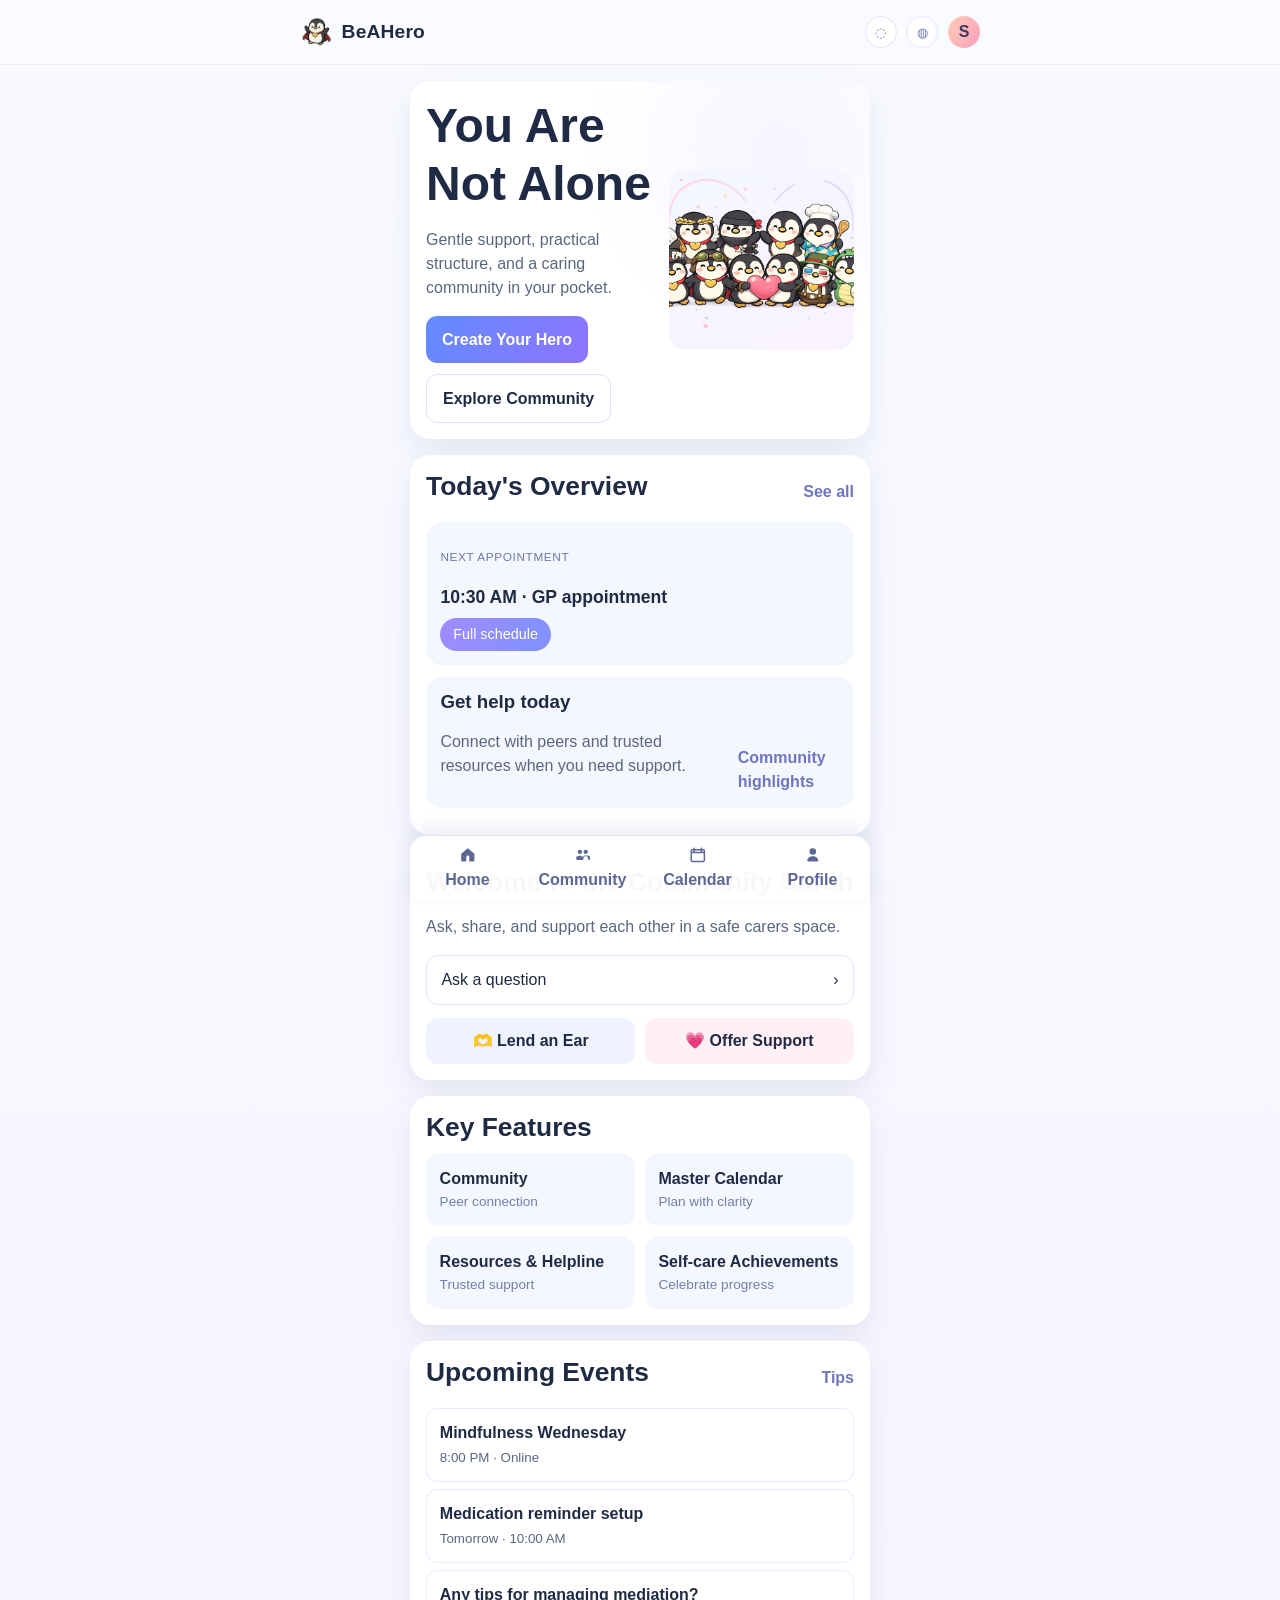
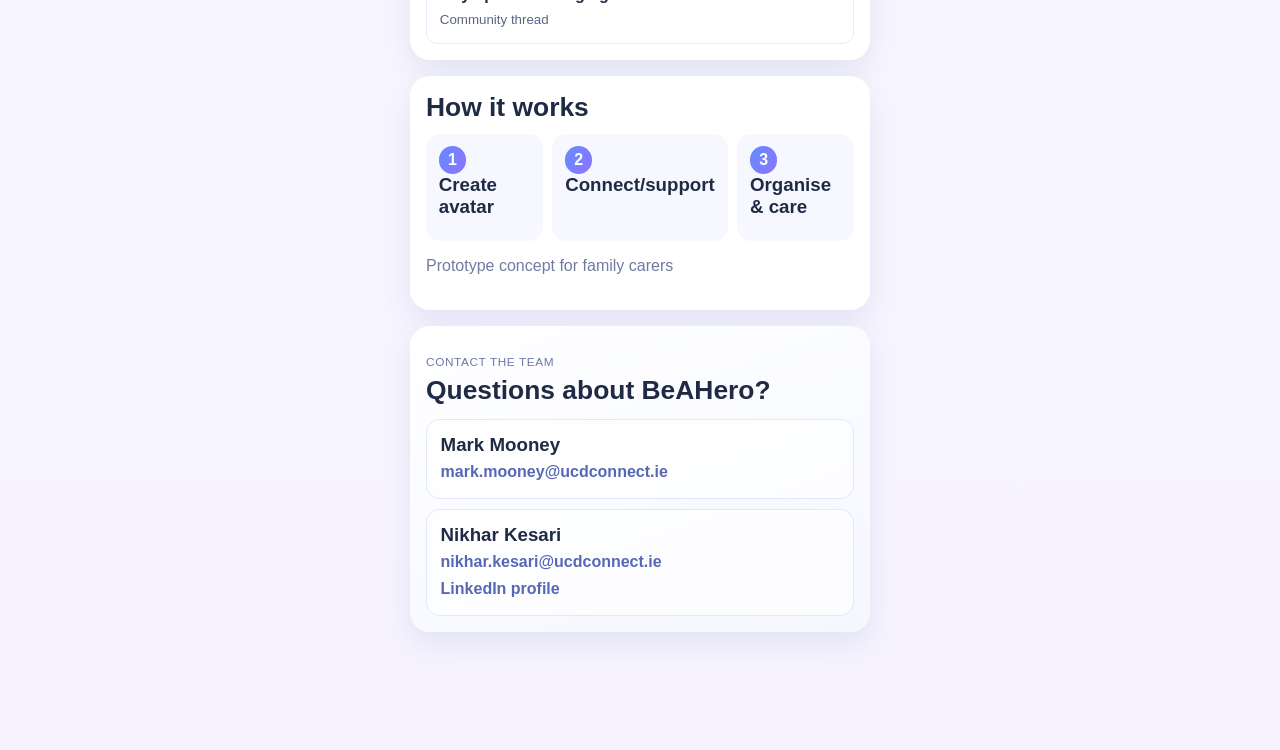
<file: index.html>
<!DOCTYPE html>
<html lang="en">
  <head>
    <meta charset="UTF-8" />
    <meta name="viewport" content="width=device-width, initial-scale=1.0" />
    <title>BeAHero | Community App</title>
    <meta
      name="description"
      content="BeAHero is a mobile-first prototype web app for family carers."
    />
    <link rel="stylesheet" href="css/styles.css" />
  </head>
  <body class="app-home">
    <a class="skip-link" href="#main-content">Skip to content</a>

    <header class="site-header app-header">
      <div class="container header-inner app-header-inner">
        <a class="brand" href="index.html" aria-label="BeAHero home">
          <img class="brand-logo" src="assets/logo.png" alt="BeAHero logo" />
          <span class="brand-wordmark">BeAHero</span>
        </a>
        <div class="header-actions" aria-label="App quick controls">
          <button class="icon-btn" type="button" aria-label="Notifications">◌</button>
          <button class="icon-btn" type="button" aria-label="Messages">◍</button>
          <a class="avatar-dot" href="profile.html?user=sarah&variant=2" aria-label="Open Sarah profile">S</a>
        </div>
      </div>
    </header>

    <main id="main-content" class="section app-shell">
      <div class="container mobile-frame">
        <section id="hero" class="card hero-app-card">
          <div class="hero-app-copy">
            <h1>You Are Not Alone</h1>
            <p>
              Gentle support, practical structure, and a caring community in your pocket.
            </p>
            <div class="hero-actions">
              <a class="button button-primary" href="profile.html?user=sarah&variant=2">Create Your Hero</a>
              <a class="button button-secondary" href="#community">Explore Community</a>
            </div>
          </div>
          <div class="hero-illustration" aria-hidden="true">
            <img src="assets/penguin-community.png" alt="" />
          </div>
        </section>

        <section id="overview" class="card app-card-block">
          <div class="section-head-inline">
            <h2>Today's Overview</h2>
            <a href="#calendar" class="inline-link">See all</a>
          </div>
          <article class="mini-surface">
            <p class="muted-label">Next appointment</p>
            <p class="strong-line">10:30 AM · GP appointment</p>
            <a class="chip-action" href="#calendar">Full schedule</a>
          </article>
          <article class="mini-surface split-cta">
            <div>
              <h3>Get help today</h3>
              <p>Connect with peers and trusted resources when you need support.</p>
            </div>
            <a class="inline-link" href="#community">Community highlights</a>
          </article>
        </section>

        <section id="community" class="card app-card-block">
          <h2>Welcome to the Community Sarah</h2>
          <p class="hero-text">Ask, share, and support each other in a safe carers space.</p>
          <a class="question-box" href="#resources">Ask a question <span>›</span></a>

          <div class="support-actions">
            <a class="support-pill" href="#community">🫶 Lend an Ear</a>
            <a class="support-pill support-pill-alt" href="#community">💗 Offer Support</a>
          </div>
        </section>

        <section id="features" class="card app-card-block">
          <h2>Key Features</h2>
          <div class="feature-grid feature-grid-mobile">
            <a class="feature-tile" href="#community"><strong>Community</strong><span>Peer connection</span></a>
            <a class="feature-tile" href="#calendar"><strong>Master Calendar</strong><span>Plan with clarity</span></a>
            <a class="feature-tile" href="#resources"><strong>Resources &amp; Helpline</strong><span>Trusted support</span></a>
            <a class="feature-tile" href="profile.html?user=sarah&variant=3"><strong>Self-care Achievements</strong><span>Celebrate progress</span></a>
          </div>
        </section>

        <section id="calendar" class="card app-card-block">
          <div class="section-head-inline">
            <h2>Upcoming Events</h2>
            <a href="#resources" class="inline-link">Tips</a>
          </div>
          <ul class="event-list">
            <li><span>Mindfulness Wednesday</span><small>8:00 PM · Online</small></li>
            <li><span>Medication reminder setup</span><small>Tomorrow · 10:00 AM</small></li>
            <li><span>Any tips for managing mediation?</span><small>Community thread</small></li>
          </ul>
        </section>

        <section id="resources" class="card app-card-block">
          <h2>How it works</h2>
          <ol class="steps app-steps">
            <li class="step-card"><span class="step-number">1</span><h3>Create avatar</h3></li>
            <li class="step-card"><span class="step-number">2</span><h3>Connect/support</h3></li>
            <li class="step-card"><span class="step-number">3</span><h3>Organise &amp; care</h3></li>
          </ol>
          <p class="small-note">Prototype concept for family carers</p>
        </section>

        <section id="contact" class="card app-card-block contact-card">
          <p class="muted-label">Contact the team</p>
          <h2>Questions about BeAHero?</h2>
          <div class="contact-list">
            <article class="contact-person">
              <div>
                <h3>Mark Mooney</h3>
                <a href="mailto:mark.mooney@ucdconnect.ie">mark.mooney@ucdconnect.ie</a>
              </div>
            </article>
            <article class="contact-person">
              <div>
                <h3>Nikhar Kesari</h3>
                <a href="mailto:nikhar.kesari@ucdconnect.ie">nikhar.kesari@ucdconnect.ie</a>
                <a href="https://www.linkedin.com/in/nikharkesari/" target="_blank" rel="noopener noreferrer">LinkedIn profile</a>
              </div>
            </article>
          </div>
        </section>
      </div>
    </main>

    <nav class="bottom-nav" aria-label="Primary">
      <a href="#hero" class="bottom-nav-link" aria-label="Home">
        <svg viewBox="0 0 24 24" aria-hidden="true" focusable="false">
          <path d="M3 10.5L12 3l9 7.5v9a1.5 1.5 0 0 1-1.5 1.5h-5a.5.5 0 0 1-.5-.5V15a2 2 0 0 0-4 0v5.5a.5.5 0 0 1-.5.5h-5A1.5 1.5 0 0 1 3 19.5v-9z" />
        </svg>
        <span>Home</span>
      </a>
      <a href="#community" class="bottom-nav-link" aria-label="Community">
        <svg viewBox="0 0 24 24" aria-hidden="true" focusable="false">
          <path d="M8 11a3 3 0 1 0-3-3 3 3 0 0 0 3 3zm8 0a3 3 0 1 0-3-3 3 3 0 0 0 3 3zm0 2c-1.87 0-3.52.79-4.5 2A5.45 5.45 0 0 0 8 13c-2.67 0-5 1.34-5 3v1.5A1.5 1.5 0 0 0 4.5 19h7a1.5 1.5 0 0 0 1.5-1.5V16a2.8 2.8 0 0 0-.06-.56A4.56 4.56 0 0 1 16 14c1.89 0 3 .87 3 1.5v2a1.5 1.5 0 0 0 3 0v-2c0-1.87-2.33-2.5-4-2.5z" />
        </svg>
        <span>Community</span>
      </a>
      <a href="#calendar" class="bottom-nav-link" aria-label="Calendar">
        <svg viewBox="0 0 24 24" aria-hidden="true" focusable="false">
          <path d="M7 2a1 1 0 0 1 1 1v1h8V3a1 1 0 1 1 2 0v1h1.5A2.5 2.5 0 0 1 22 6.5v13a2.5 2.5 0 0 1-2.5 2.5h-15A2.5 2.5 0 0 1 2 19.5v-13A2.5 2.5 0 0 1 4.5 4H6V3a1 1 0 0 1 1-1zm13 8H4v9.5c0 .28.22.5.5.5h15a.5.5 0 0 0 .5-.5zM4.5 6a.5.5 0 0 0-.5.5V8h16V6.5a.5.5 0 0 0-.5-.5H18v1a1 1 0 1 1-2 0V6H8v1a1 1 0 1 1-2 0V6z" />
        </svg>
        <span>Calendar</span>
      </a>
      <a href="profile.html?user=sarah&variant=2" class="bottom-nav-link" aria-label="Profile">
        <svg viewBox="0 0 24 24" aria-hidden="true" focusable="false">
          <path d="M12 12a4.5 4.5 0 1 0-4.5-4.5A4.5 4.5 0 0 0 12 12zm0 2c-4.14 0-7.5 2.69-7.5 6a1 1 0 0 0 1 1h13a1 1 0 0 0 1-1c0-3.31-3.36-6-7.5-6z" />
        </svg>
        <span>Profile</span>
      </a>
    </nav>

    <script src="js/app.js"></script>
  </body>
</html>
</file>
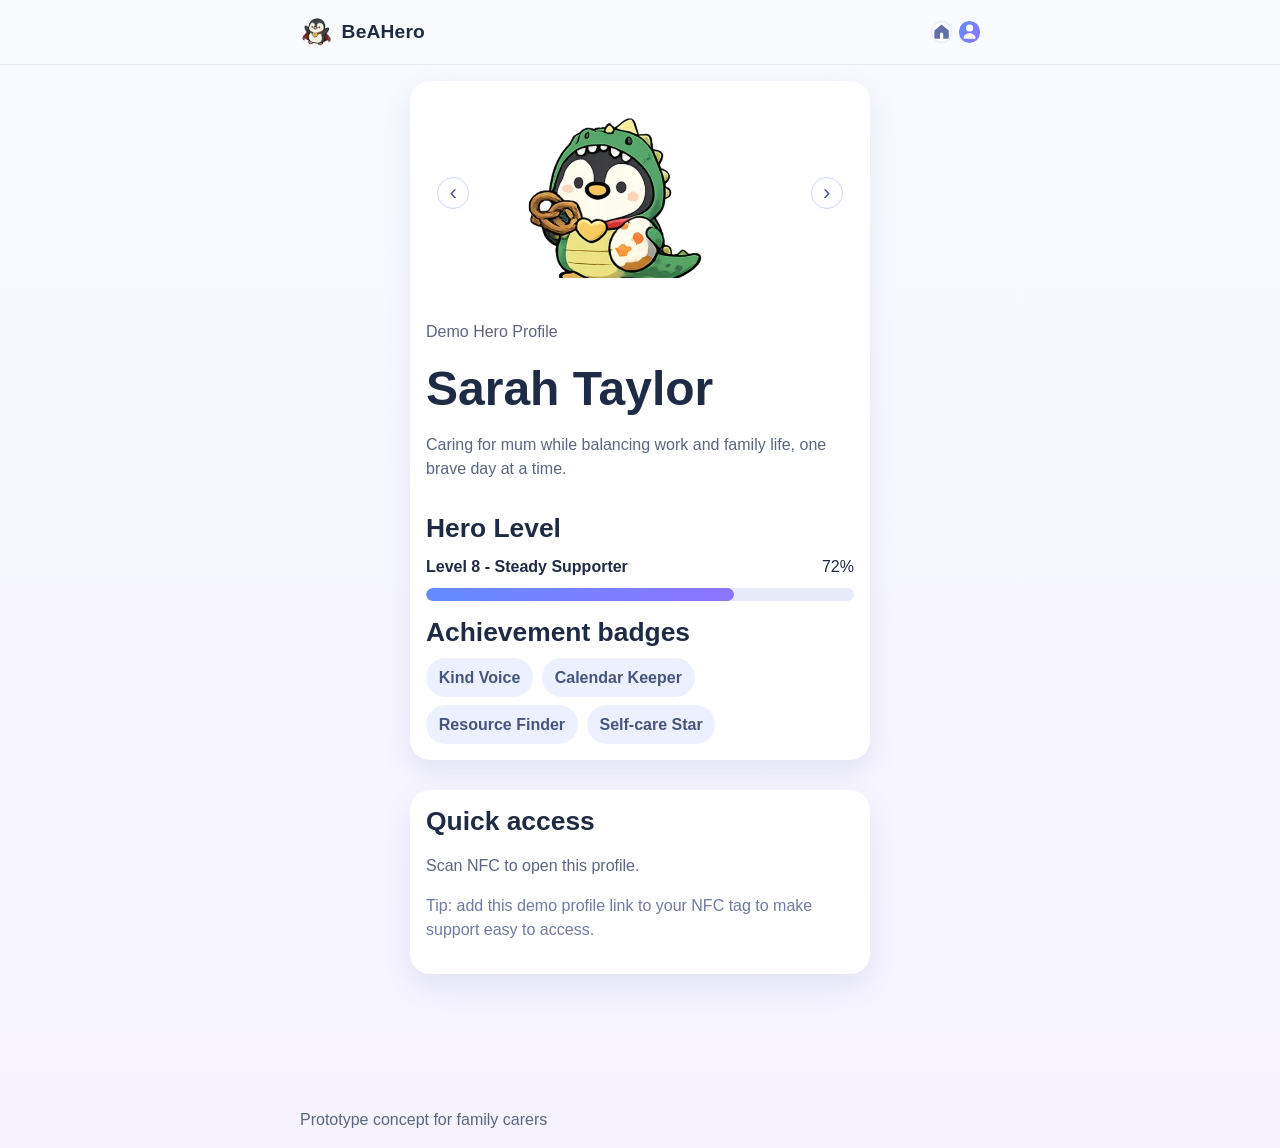
<file: profile.html>
<!DOCTYPE html>
<html lang="en">
  <head>
    <meta charset="UTF-8" />
    <meta name="viewport" content="width=device-width, initial-scale=1.0" />
    <title>BeAHero | Profile</title>
    <meta
      name="description"
      content="Demo BeAHero profile with adaptive hero avatar variants."
    />
    <link rel="stylesheet" href="css/styles.css" />
  </head>
  <body class="profile-page">
    <a class="skip-link" href="#main-content">Skip to content</a>

    <header class="site-header">
      <div class="container header-inner">
        <a class="brand" href="index.html" aria-label="BeAHero home">
          <img class="brand-logo" src="assets/logo.png" alt="BeAHero logo" />
          <span class="brand-wordmark">BeAHero</span>
        </a>
        <nav aria-label="Main">
          <ul class="nav-list nav-icon-list">
            <li>
              <a class="icon-nav-link" href="index.html" aria-label="Home">
                <svg viewBox="0 0 24 24" aria-hidden="true" focusable="false">
                  <path d="M3 10.5L12 3l9 7.5v9a1.5 1.5 0 0 1-1.5 1.5h-5a.5.5 0 0 1-.5-.5V15a2 2 0 0 0-4 0v5.5a.5.5 0 0 1-.5.5h-5A1.5 1.5 0 0 1 3 19.5v-9z" />
                </svg>
              </a>
            </li>
            <li>
              <a
                class="icon-nav-link"
                href="profile.html?user=sarah&variant=2"
                aria-current="page"
                aria-label="Profile"
              >
                <svg viewBox="0 0 24 24" aria-hidden="true" focusable="false">
                  <path d="M12 12a4.5 4.5 0 1 0-4.5-4.5A4.5 4.5 0 0 0 12 12zm0 2c-4.14 0-7.5 2.69-7.5 6a1 1 0 0 0 1 1h13a1 1 0 0 0 1-1c0-3.31-3.36-6-7.5-6z" />
                </svg>
              </a>
            </li>
          </ul>
        </nav>
      </div>
    </header>

    <main id="main-content" class="section app-shell">
      <div class="container mobile-frame profile-layout">
        <section class="card profile-main" aria-label="Hero profile summary">
          <div class="profile-head">
            <div class="avatar-card" id="avatar" aria-label="Penguin hero avatar picker">
              <button class="avatar-control" id="avatar-prev" type="button" aria-label="Previous avatar">
                ‹
              </button>
              <div class="avatar-image-wrap">
                <img id="avatar-image" src="assets/avatars/1.png" alt="Avatar 1" />
              </div>
              <button class="avatar-control" id="avatar-next" type="button" aria-label="Next avatar">›</button>
            </div>

            <div>
              <p class="eyebrow">Demo Hero Profile</p>
              <h1 id="profile-name">Sarah Taylor</h1>
              <p id="profile-bio">
                Caring for mum while balancing work and family life, one brave
                day at a time.
              </p>
            </div>
          </div>

          <section aria-labelledby="hero-level-heading" class="hero-level">
            <h2 id="hero-level-heading">Hero Level</h2>
            <div class="level-row">
              <strong id="hero-level-label">Level 8 - Steady Supporter</strong>
              <span id="hero-level-pct">72%</span>
            </div>
            <div class="progress-track" role="img" aria-label="Hero level progress">
              <div class="progress-fill" id="hero-progress" style="width: 72%"></div>
            </div>
          </section>

          <section aria-labelledby="badges-heading" class="badges-section">
            <h2 id="badges-heading">Achievement badges</h2>
            <div class="badges-row">
              <span class="badge">Kind Voice</span>
              <span class="badge">Calendar Keeper</span>
              <span class="badge">Resource Finder</span>
              <span class="badge">Self-care Star</span>
            </div>
          </section>

        </section>

        <aside class="card scan-note" aria-label="NFC scan note">
          <h2>Quick access</h2>
          <p>Scan NFC to open this profile.</p>
          <p class="small-note">
            Tip: add this demo profile link to your NFC tag to make support easy
            to access.
          </p>
        </aside>
      </div>
    </main>

    <footer class="site-footer">
      <div class="container">
        <p>Prototype concept for family carers</p>
      </div>
    </footer>

    <script src="js/app.js"></script>
  </body>
</html>
</file>
<file: css/styles.css>
:root {
  --surface: #ffffff;
  --surface-muted: #f5f7ff;
  --text: #1f2a44;
  --text-muted: #5a6680;
  --primary: #638cff;
  --secondary: #8e74ff;
  --focus: #25365f;
  --radius-lg: 1.25rem;
  --shadow: 0 12px 28px rgba(88, 106, 160, 0.12);
}

* { box-sizing: border-box; }
html { scroll-behavior: smooth; }
body {
  margin: 0;
  font-family: Inter, "Segoe UI", Roboto, Helvetica, Arial, sans-serif;
  background: linear-gradient(180deg, #f8faff 0%, #f6f3ff 100%);
  color: var(--text);
  line-height: 1.5;
}
a { color: inherit; text-decoration: none; }
.container { width: min(680px, 94vw); margin: 0 auto; }
.section { padding: 1rem 0 calc(6.4rem + env(safe-area-inset-bottom)); }

.site-header {
  position: sticky; top: 0; z-index: 50;
  backdrop-filter: blur(10px);
  background: rgba(250, 251, 255, 0.88);
  border-bottom: 1px solid rgba(127, 143, 188, 0.15);
}
.header-inner { display: flex; justify-content: space-between; align-items: center; padding: 1rem 0; }
.brand { display: inline-flex; align-items: center; gap: 0.6rem; font-weight: 700; }
.brand-logo { width: 2rem; height: 2rem; object-fit: contain; display: block; }
.brand-wordmark { font-size: 1.2rem; font-weight: 700; letter-spacing: .01em; }

.header-actions { display: flex; align-items: center; gap: 0.6rem; }
.icon-btn {
  border: 1px solid #dfe5ff; background: #fff; color: #6977ad; border-radius: 999px;
  width: 2rem; height: 2rem; cursor: pointer;
}
.avatar-dot {
  width: 2rem; height: 2rem; border-radius: 999px; display: grid; place-items: center;
  background: linear-gradient(120deg, #ffccb6, #f9a0bb); color: #3f3566; font-weight: 700;
}

.mobile-frame { max-width: 460px; }
.card {
  background: var(--surface); border-radius: var(--radius-lg); box-shadow: var(--shadow);
  padding: 1rem; margin-bottom: 1rem;
}
h1, h2, h3 { margin: 0 0 .6rem; line-height: 1.2; }
h1 { font-size: clamp(2rem, 8vw, 3rem); }
h2 { font-size: clamp(1.2rem, 4vw, 1.65rem); }
.hero-text, p, small { color: var(--text-muted); }

.hero-app-card {
  display: grid; grid-template-columns: 1.1fr .9fr; align-items: center; gap: 1rem;
  background: radial-gradient(circle at 80% 20%, #f8f4ff 0, #fff 42%), #fff;
}
.hero-actions { display: flex; gap: .7rem; flex-wrap: wrap; margin-top: .9rem; }
.button {
  border-radius: .7rem; display: inline-flex; align-items: center; justify-content: center;
  padding: .72rem 1rem; font-weight: 650; transition: transform 180ms ease;
}
.button:hover { transform: translateY(-1px); }
.button-primary { color: #fff; background: linear-gradient(120deg, var(--primary), var(--secondary)); }
.button-secondary { background: #fff; border: 1px solid #dce2fb; }

.hero-illustration {
  min-height: 180px;
  border-radius: 1rem;
  background: linear-gradient(160deg, #f4f7ff, #f9f3ff);
  position: relative;
  overflow: hidden;
}
.hero-illustration img {
  width: 100%;
  height: 100%;
  min-height: 180px;
  object-fit: cover;
  display: block;
}

.section-head-inline { display: flex; align-items: center; justify-content: space-between; gap: .6rem; margin-bottom: .6rem; }
.inline-link { color: #6d76c0; font-weight: 600; }
.mini-surface { background: var(--surface-muted); border-radius: 1rem; padding: .9rem; margin-bottom: .7rem; }
.muted-label { text-transform: uppercase; font-size: .74rem; letter-spacing: .05em; color: #6c78ab; margin-bottom: .2rem; }
.strong-line { font-size: 1.1rem; color: var(--text); font-weight: 700; margin-bottom: .5rem; }
.chip-action { display: inline-block; border-radius: 999px; background: linear-gradient(120deg, #a28bff, #7e92ff); color: #fff; padding: .35rem .8rem; font-size: .9rem; }
.split-cta { display: flex; justify-content: space-between; gap: .8rem; align-items: end; }

.question-box {
  display: flex; justify-content: space-between; align-items: center; border: 1px solid #e2e7ff;
  padding: .75rem .9rem; border-radius: .75rem; margin-bottom: .8rem;
}
.support-actions { display: grid; grid-template-columns: 1fr 1fr; gap: .6rem; }
.support-pill { display: block; text-align: center; border-radius: .75rem; background: #eef3ff; padding: .7rem .4rem; font-weight: 600; }
.support-pill-alt { background: #fff0f6; }

.feature-grid-mobile { display: grid; grid-template-columns: 1fr 1fr; gap: .6rem; }
.feature-tile { background: #f4f7ff; border-radius: .85rem; padding: .85rem; display: grid; gap: .1rem; }
.feature-tile span { color: #7180a9; font-size: .85rem; }

.event-list { list-style: none; margin: 0; padding: 0; display: grid; gap: .45rem; }
.event-list li { padding: .75rem .8rem; border: 1px solid #e6eaff; border-radius: .7rem; }
.event-list span { display: block; font-weight: 600; }

.steps { list-style: none; margin: 0; padding: 0; display: grid; grid-template-columns: repeat(3, 1fr); gap: .6rem; }
.step-card { background: #f7f8ff; border-radius: .9rem; padding: .8rem; }
.step-number {
  width: 1.7rem; height: 1.7rem; border-radius: 999px; display: inline-grid; place-items: center;
  color: #fff; background: linear-gradient(120deg, var(--primary), var(--secondary)); font-weight: 700;
}
.small-note { color: #6f7b9f; margin-top: .8rem; }

.contact-card {
  background: linear-gradient(160deg, #ffffff 0%, #f5f7ff 100%);
}
.contact-list { display: grid; gap: .65rem; margin-top: .8rem; }
.contact-person {
  border: 1px solid #e2e7ff;
  border-radius: .85rem;
  background: rgba(255, 255, 255, .78);
  padding: .85rem;
}
.contact-person h3 { margin-bottom: .25rem; }
.contact-person a {
  color: #5668b5;
  display: block;
  font-weight: 600;
  overflow-wrap: anywhere;
}
.contact-person a + a { margin-top: .2rem; }

.bottom-nav {
  position: fixed;
  left: 50%;
  transform: translateX(-50%);
  bottom: 0;
  z-index: 60;
  width: min(460px, 100%);
  background: rgba(255,255,255,.97);
  border-top: 1px solid #dfe5ff;
  border-radius: 1rem 1rem 0 0;
  box-shadow: 0 -6px 18px rgba(88, 106, 160, 0.12);
  display: grid;
  grid-template-columns: repeat(4, 1fr);
}
.bottom-nav a {
  text-align: center;
  padding: .55rem .35rem calc(.45rem + env(safe-area-inset-bottom));
  font-weight: 600;
  color: #5d6796;
  min-height: 4rem;
  display: grid;
  place-items: center;
}
.bottom-nav a:hover { background: #eef2ff; }

.bottom-nav-link { display: grid; gap: .2rem; place-items: center; }
.bottom-nav-link svg { width: 1.1rem; height: 1.1rem; fill: currentColor; }

.nav-list { list-style: none; display: flex; gap: .5rem; margin: 0; padding: 0; }
.nav-icon-list { gap: .4rem; }
.icon-nav-link {
  border-radius: 999px;
  display: grid;
  place-items: center;
  border: 1px solid #dde4ff;
  background: #fff;
  color: #6170a8;
}
.icon-nav-link svg { width: 1.2rem; height: 1.2rem; fill: currentColor; }
.icon-nav-link[aria-current="page"] {
  background: linear-gradient(120deg, var(--primary), var(--secondary));
  color: #fff;
  border-color: transparent;
}

/* profile page */
.profile-layout {
  display: grid;
  grid-template-columns: 1fr;
  gap: .9rem;
  max-width: 460px;
  margin: 0 auto;
}
.profile-main {
  display: grid;
  gap: 1rem;
}
.profile-head {
  display: grid;
  grid-template-columns: 1fr;
  gap: .9rem;
  align-items: start;
  margin-bottom: 0;
}
.avatar-card {
  border-radius: var(--radius-lg);
  padding: .7rem;
  background: #ffffff;
  min-height: 170px;
  display: grid;
  grid-template-columns: auto 1fr auto;
  align-items: center;
  gap: .5rem;
}
.avatar-image-wrap {
  border-radius: .9rem;
  overflow: hidden;
  min-height: 170px;
  background: #ffffff;
}
.avatar-image-wrap img {
  width: 100%;
  height: 170px;
  object-fit: cover;
  display: block;
}
.avatar-control {
  width: 2rem;
  height: 2rem;
  border-radius: 999px;
  border: 1px solid #ced8ff;
  background: #fff;
  color: #4f5f95;
  font-size: 1.4rem;
  line-height: 1;
  cursor: pointer;
}
.level-row { display: flex; justify-content: space-between; align-items: center; gap: .75rem; margin-bottom: .6rem; }
.progress-track { width: 100%; height: .8rem; border-radius: 999px; background: #e7eaf8; overflow: hidden; }
.progress-fill { height: 100%; border-radius: inherit; background: linear-gradient(120deg, var(--primary), var(--secondary)); }
.badges-row { display: flex; flex-wrap: wrap; gap: .55rem; }
.badge { border-radius: 999px; background: #edf1ff; padding: .45rem .8rem; font-weight: 600; color: #45557c; }
.skip-link, .sr-only { position: absolute; left: -999px; }
.skip-link:focus { left: 1rem; top: 1rem; background: #fff; padding: .5rem; border-radius: .5rem; z-index: 99; }
:focus-visible { outline: 3px solid var(--focus); outline-offset: 2px; }

@media (max-width: 980px) {
  .hero-app-card { grid-template-columns: 1fr; }
}
@media (max-width: 700px) {
  .brand-wordmark { font-size: 1.1rem; }
  .header-inner { padding: .75rem 0; }
  .card { padding: .9rem; }
  .hero-actions .button { width: 100%; }
  .feature-grid-mobile, .support-actions, .steps { grid-template-columns: 1fr; }
  .split-cta { flex-direction: column; align-items: flex-start; }
  .profile-head { gap: .8rem; margin-bottom: 1rem; }
  .avatar-card { min-height: 160px; }
  .avatar-image-wrap img { height: 160px; }
  .bottom-nav a { font-size: .95rem; }
}
</file>
